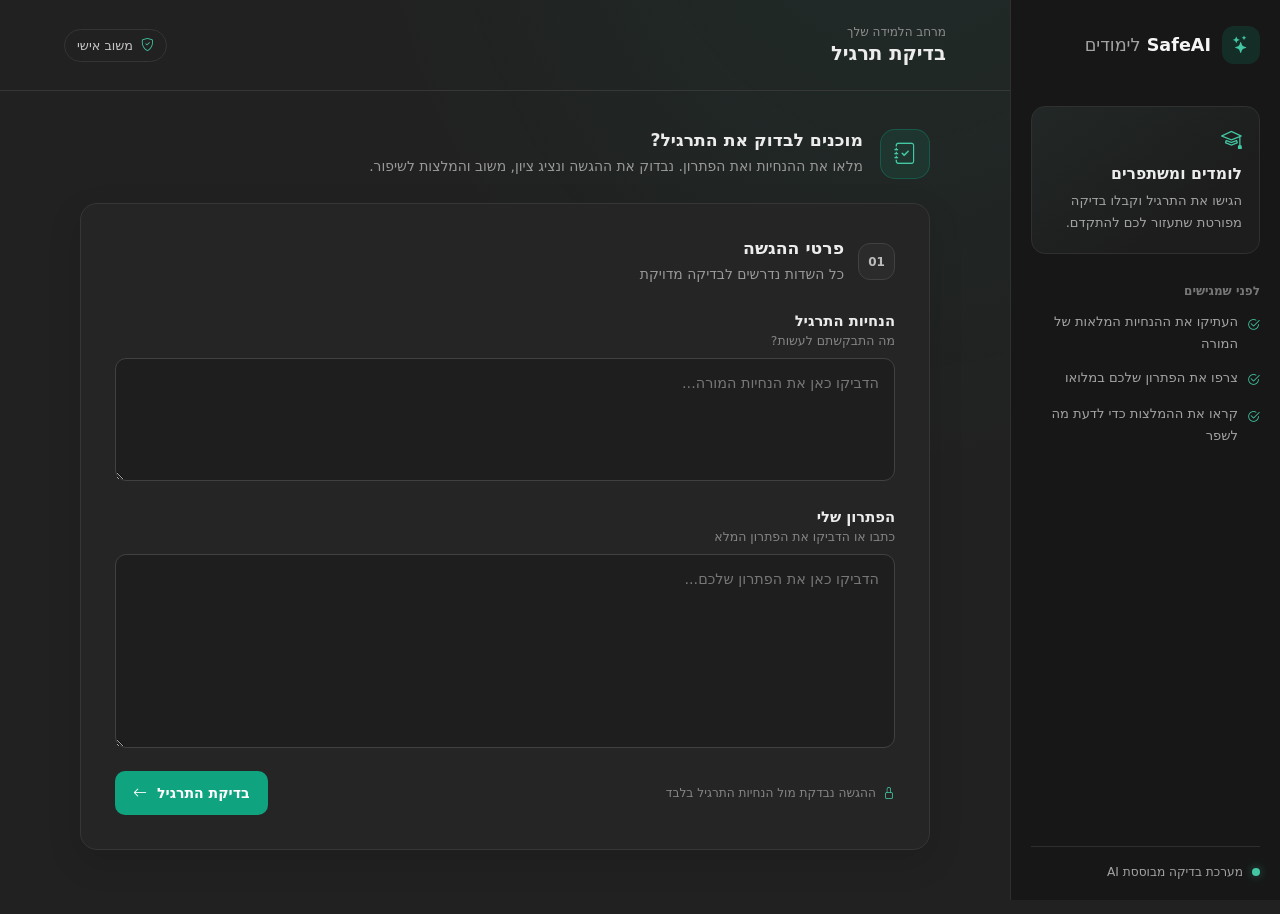
<file: ש.ב 2/index.html>
<!DOCTYPE html>
<html lang="he" dir="rtl">
<head>
    <meta charset="UTF-8">
    <meta name="viewport" content="width=device-width, initial-scale=1.0">
    <meta name="theme-color" content="#171717">
    <title>SafeAI | בדיקת תרגיל</title>
    <link rel="stylesheet" href="https://cdn.jsdelivr.net/npm/bootstrap-icons@1.11.1/font/bootstrap-icons.css">
    <link rel="stylesheet" href="style.css">
</head>
<body>
    <div class="app-container">
        <aside class="sidebar">
            <a class="brand" href="#" aria-label="SafeAI, דף הבית">
                <span class="brand-icon"><i class="bi bi-stars"></i></span>
                <span>SafeAI <span class="brand-light">לימודים</span></span>
            </a>

            <div class="sidebar-card">
                <span class="sidebar-card-icon"><i class="bi bi-mortarboard"></i></span>
                <h2>לומדים ומשתפרים</h2>
                <p>הגישו את התרגיל וקבלו בדיקה מפורטת שתעזור לכם להתקדם.</p>
            </div>

            <div class="sidebar-tips">
                <div class="sidebar-section-title">לפני שמגישים</div>
                <div class="tip-item">
                    <i class="bi bi-check2-circle"></i>
                    <span>העתיקו את ההנחיות המלאות של המורה</span>
                </div>
                <div class="tip-item">
                    <i class="bi bi-check2-circle"></i>
                    <span>צרפו את הפתרון שלכם במלואו</span>
                </div>
                <div class="tip-item">
                    <i class="bi bi-check2-circle"></i>
                    <span>קראו את ההמלצות כדי לדעת מה לשפר</span>
                </div>
            </div>

            <div class="sidebar-footer">
                <span class="status-dot"></span>
                <span>מערכת בדיקה מבוססת AI</span>
            </div>
        </aside>

        <main class="main-content">
            <header class="topbar">
                <div>
                    <div class="eyebrow">מרחב הלמידה שלך</div>
                    <h1>בדיקת תרגיל</h1>
                </div>
                <div class="topbar-badge"><i class="bi bi-shield-check"></i> משוב אישי</div>
            </header>

            <div class="page-content">
                <section class="intro">
                    <div class="intro-icon"><i class="bi bi-journal-check"></i></div>
                    <div>
                        <h2>מוכנים לבדוק את התרגיל?</h2>
                        <p>מלאו את ההנחיות ואת הפתרון. נבדוק את ההגשה ונציג ציון, משוב והמלצות לשיפור.</p>
                    </div>
                </section>

                <form id="homework-form" class="submission-card">
                    <div class="section-heading">
                        <div class="step-number">01</div>
                        <div>
                            <h2>פרטי ההגשה</h2>
                            <p>כל השדות נדרשים לבדיקה מדויקת</p>
                        </div>
                    </div>

                    <div class="field-group">
                        <label for="teacher-task">הנחיות התרגיל</label>
                        <span class="field-hint">מה התבקשתם לעשות?</span>
                        <textarea id="teacher-task" name="teacher_task" rows="4" placeholder="הדביקו כאן את הנחיות המורה..." required></textarea>
                    </div>

                    <div class="field-group">
                        <label for="student-solution">הפתרון שלי</label>
                        <span class="field-hint">כתבו או הדביקו את הפתרון המלא</span>
                        <textarea id="student-solution" name="student_solution" rows="7" placeholder="הדביקו כאן את הפתרון שלכם..." required></textarea>
                    </div>

                    <div class="form-actions">
                        <p><i class="bi bi-lock"></i> ההגשה נבדקת מול הנחיות התרגיל בלבד</p>
                        <button id="submit-button" type="submit">
                            <span class="button-label">בדיקת התרגיל</span>
                            <i class="bi bi-arrow-left"></i>
                        </button>
                    </div>
                    <div id="status-message" class="status-message" role="status" aria-live="polite" hidden></div>
                </form>

                <section id="results" class="results-section" aria-live="polite" hidden>
                    <div class="results-heading">
                        <div class="step-number">02</div>
                        <div>
                            <h2>תוצאות הבדיקה</h2>
                            <p>הנה המשוב שלך — כל צעד קטן הוא התקדמות</p>
                        </div>
                    </div>

                    <div class="result-grid">
                        <article class="result-card grade-card">
                            <div class="result-card-heading">
                                <span class="result-icon"><i class="bi bi-award"></i></span>
                                <h3>הציון שלך</h3>
                            </div>
                            <div class="grade-display">
                                <span id="grade-value">—</span>
                                <span class="grade-out-of">/ 100</span>
                            </div>
                            <p class="grade-caption">ציון התרגיל</p>
                        </article>

                        <article class="result-card feedback-card">
                            <div class="result-card-heading">
                                <span class="result-icon"><i class="bi bi-chat-square-text"></i></span>
                                <h3>משוב על הפתרון</h3>
                            </div>
                            <p id="feedback-text" class="feedback-text"></p>
                        </article>
                    </div>

                    <article class="result-card recommendations-card">
                        <div class="result-card-heading">
                            <span class="result-icon"><i class="bi bi-lightbulb"></i></span>
                            <div>
                                <h3>המלצות להמשך</h3>
                                <p>כמה דברים שכדאי לקחת איתכם לתרגיל הבא</p>
                            </div>
                        </div>
                        <ul id="recommendations-list"></ul>
                    </article>
                </section>
            </div>
        </main>
    </div>

    <script src="script.js"></script>
</body>
</html>
</file>
<file: ש.ב 2/style.css>
* {
    box-sizing: border-box;
}

:root {
    color-scheme: dark;
    font-family: system-ui, -apple-system, "Segoe UI", Roboto, sans-serif;
    background: #212121;
    color: #ececec;
}

html,
body {
    min-height: 100%;
    margin: 0;
}

body {
    min-width: 320px;
    background:
        radial-gradient(ellipse at 70% -20%, rgba(16, 163, 127, 0.09), transparent 42%),
        #212121;
}

button,
textarea {
    font: inherit;
}

.app-container {
    display: flex;
    min-height: 100vh;
}

.sidebar {
    position: fixed;
    inset: 0 0 0 auto;
    z-index: 2;
    display: flex;
    flex-direction: column;
    width: 270px;
    padding: 26px 20px 18px;
    background: #171717;
    border-left: 1px solid #2f2f2f;
}

.brand {
    display: flex;
    align-items: center;
    gap: 11px;
    color: #f5f5f5;
    font-size: 1.1rem;
    font-weight: 700;
    text-decoration: none;
}

.brand-icon,
.intro-icon,
.result-icon {
    display: grid;
    flex: 0 0 auto;
    place-items: center;
}

.brand-icon {
    width: 38px;
    height: 38px;
    border-radius: 12px;
    background: rgba(16, 163, 127, 0.16);
    color: #42c8a3;
    font-size: 1.1rem;
}

.brand-light {
    color: #a3a3a3;
    font-weight: 400;
}

.sidebar-card {
    margin-top: 42px;
    padding: 20px 17px;
    border: 1px solid #303030;
    border-radius: 14px;
    background: linear-gradient(145deg, #222827, #1d1d1d 70%);
}

.sidebar-card-icon {
    color: #42c8a3;
    font-size: 1.3rem;
}

.sidebar-card h2 {
    margin: 13px 0 7px;
    font-size: 0.98rem;
}

.sidebar-card p,
.tip-item,
.sidebar-footer {
    color: #a3a3a3;
    font-size: 0.82rem;
    line-height: 1.65;
}

.sidebar-card p {
    margin: 0;
}

.sidebar-tips {
    margin-top: 30px;
}

.sidebar-section-title {
    margin-bottom: 13px;
    color: #777;
    font-size: 0.75rem;
    font-weight: 700;
}

.tip-item {
    display: flex;
    align-items: flex-start;
    gap: 9px;
    margin: 12px 0;
}

.tip-item i {
    margin-top: 3px;
    color: #42c8a3;
}

.sidebar-footer {
    display: flex;
    align-items: center;
    gap: 9px;
    margin-top: auto;
    padding-top: 15px;
    border-top: 1px solid #2f2f2f;
    font-size: 0.76rem;
}

.status-dot {
    width: 8px;
    height: 8px;
    border-radius: 50%;
    background: #42c8a3;
    box-shadow: 0 0 10px rgba(66, 200, 163, 0.45);
}

.main-content {
    width: calc(100% - 270px);
    min-height: 100vh;
    margin-right: 270px;
}

.topbar {
    display: flex;
    align-items: center;
    justify-content: space-between;
    min-height: 91px;
    padding: 18px clamp(24px, 5vw, 76px);
    border-bottom: 1px solid rgba(63, 63, 63, 0.7);
}

.eyebrow {
    margin-bottom: 3px;
    color: #8e8e8e;
    font-size: 0.75rem;
}

.topbar h1 {
    margin: 0;
    font-size: 1.22rem;
    font-weight: 650;
}

.topbar-badge {
    display: flex;
    align-items: center;
    gap: 8px;
    padding: 8px 12px;
    border: 1px solid #353535;
    border-radius: 999px;
    color: #c6c6c6;
    font-size: 0.8rem;
}

.topbar-badge i {
    color: #42c8a3;
}

.page-content {
    width: min(100% - 48px, 850px);
    margin: 0 auto;
    padding: 38px 0 64px;
}

.intro {
    display: flex;
    align-items: center;
    gap: 17px;
    margin-bottom: 24px;
}

.intro-icon {
    width: 50px;
    height: 50px;
    border: 1px solid rgba(16, 163, 127, 0.32);
    border-radius: 15px;
    background: rgba(16, 163, 127, 0.12);
    color: #42c8a3;
    font-size: 1.35rem;
}

.intro h2,
.section-heading h2,
.results-heading h2 {
    margin: 0;
    font-size: 1.08rem;
    font-weight: 650;
}

.intro p,
.section-heading p,
.results-heading p {
    margin: 5px 0 0;
    color: #999;
    font-size: 0.87rem;
    line-height: 1.6;
}

.submission-card,
.result-card {
    border: 1px solid #363636;
    border-radius: 17px;
    background: rgba(37, 37, 37, 0.92);
    box-shadow: 0 12px 35px rgba(0, 0, 0, 0.12);
}

.submission-card {
    padding: clamp(22px, 4vw, 34px);
}

.section-heading,
.results-heading {
    display: flex;
    align-items: center;
    gap: 14px;
}

.step-number {
    display: grid;
    flex: 0 0 auto;
    place-items: center;
    width: 37px;
    height: 37px;
    border: 1px solid #414141;
    border-radius: 12px;
    background: #2b2b2b;
    color: #bcbcbc;
    font-size: 0.75rem;
    font-weight: 700;
}

.field-group {
    display: grid;
    margin-top: 27px;
}

.field-group label {
    margin-bottom: 4px;
    font-size: 0.92rem;
    font-weight: 600;
}

.field-hint {
    margin-bottom: 10px;
    color: #858585;
    font-size: 0.78rem;
}

.field-group textarea {
    width: 100%;
    min-height: 112px;
    padding: 13px 15px;
    resize: vertical;
    border: 1px solid #414141;
    border-radius: 11px;
    outline: none;
    background: #1e1e1e;
    color: #ececec;
    font-size: 0.9rem;
    line-height: 1.65;
    transition: border-color 0.2s, box-shadow 0.2s;
}

.field-group textarea::placeholder {
    color: #777;
}

.field-group textarea:focus {
    border-color: #10a37f;
    box-shadow: 0 0 0 3px rgba(16, 163, 127, 0.12);
}

.form-actions {
    display: flex;
    align-items: center;
    justify-content: space-between;
    gap: 16px;
    margin-top: 23px;
}

.form-actions p {
    display: flex;
    align-items: center;
    gap: 7px;
    margin: 0;
    color: #858585;
    font-size: 0.76rem;
}

.form-actions p i {
    color: #42c8a3;
}

#submit-button {
    display: inline-flex;
    align-items: center;
    justify-content: center;
    gap: 10px;
    min-height: 44px;
    padding: 0 18px;
    border: 0;
    border-radius: 10px;
    background: #10a37f;
    color: #fff;
    font-size: 0.88rem;
    font-weight: 650;
    cursor: pointer;
    transition: background 0.2s, transform 0.2s, opacity 0.2s;
}

#submit-button:hover:not(:disabled) {
    transform: translateY(-1px);
    background: #0e8f70;
}

#submit-button:disabled {
    cursor: wait;
    opacity: 0.7;
}

.status-message {
    margin-top: 17px;
    padding: 11px 13px;
    border: 1px solid #633b3b;
    border-radius: 9px;
    background: rgba(127, 29, 29, 0.16);
    color: #ffb4b4;
    font-size: 0.85rem;
}

.results-section {
    margin-top: 38px;
}

.results-heading {
    margin-bottom: 18px;
}

.result-grid {
    display: grid;
    grid-template-columns: minmax(190px, 0.75fr) minmax(0, 1.7fr);
    gap: 16px;
}

.result-card {
    padding: 22px;
}

.result-card-heading {
    display: flex;
    align-items: center;
    gap: 11px;
}

.result-card-heading h3 {
    margin: 0;
    font-size: 0.94rem;
    font-weight: 650;
}

.result-icon {
    width: 36px;
    height: 36px;
    border: 1px solid rgba(16, 163, 127, 0.24);
    border-radius: 11px;
    background: rgba(16, 163, 127, 0.1);
    color: #42c8a3;
}

.grade-card {
    min-height: 190px;
}

.grade-display {
    display: flex;
    align-items: baseline;
    gap: 5px;
    margin-top: 21px;
}

#grade-value {
    color: #f3f3f3;
    font-size: 3.3rem;
    font-weight: 700;
    letter-spacing: -0.06em;
    line-height: 1;
}

.grade-out-of {
    color: #8b8b8b;
    font-size: 1rem;
}

.grade-caption {
    margin: 8px 0 0;
    color: #8b8b8b;
    font-size: 0.78rem;
}

.feedback-text {
    margin: 17px 0 0;
    color: #c9c9c9;
    font-size: 0.9rem;
    line-height: 1.8;
    white-space: pre-wrap;
}

.recommendations-card {
    margin-top: 16px;
}

.recommendations-card .result-card-heading {
    align-items: flex-start;
}

.recommendations-card .result-card-heading p {
    margin: 5px 0 0;
    color: #8b8b8b;
    font-size: 0.79rem;
}

#recommendations-list {
    display: grid;
    gap: 11px;
    margin: 19px 0 0;
    padding: 0;
    list-style: none;
}

#recommendations-list li {
    position: relative;
    padding-right: 23px;
    color: #c9c9c9;
    font-size: 0.87rem;
    line-height: 1.65;
}

#recommendations-list li::before {
    position: absolute;
    top: 0;
    right: 0;
    color: #42c8a3;
    content: "↙";
}

[hidden] {
    display: none !important;
}

@media (max-width: 780px) {
    .sidebar {
        position: static;
        width: 100%;
        height: auto;
        padding: 14px 20px;
        border-right: 0;
        border-bottom: 1px solid #2f2f2f;
    }

    .app-container {
        flex-direction: column;
    }

    .sidebar-card,
    .sidebar-tips,
    .sidebar-footer {
        display: none;
    }

    .main-content {
        width: 100%;
        min-height: auto;
        margin-right: 0;
    }

    .topbar {
        min-height: 76px;
        padding: 14px 24px;
    }

    .page-content {
        padding-top: 28px;
    }
}

@media (max-width: 560px) {
    .page-content {
        width: min(100% - 32px, 850px);
        padding-top: 24px;
    }

    .topbar-badge {
        padding: 7px 9px;
        font-size: 0.72rem;
    }

    .intro {
        align-items: flex-start;
    }

    .intro-icon {
        width: 43px;
        height: 43px;
    }

    .intro h2 {
        font-size: 1rem;
    }

    .intro p {
        font-size: 0.82rem;
    }

    .form-actions {
        align-items: stretch;
        flex-direction: column;
    }

    #submit-button {
        width: 100%;
    }

    .result-grid {
        grid-template-columns: 1fr;
    }

    .grade-card {
        min-height: auto;
    }

    .grade-display {
        margin-top: 15px;
    }
}
</file>
